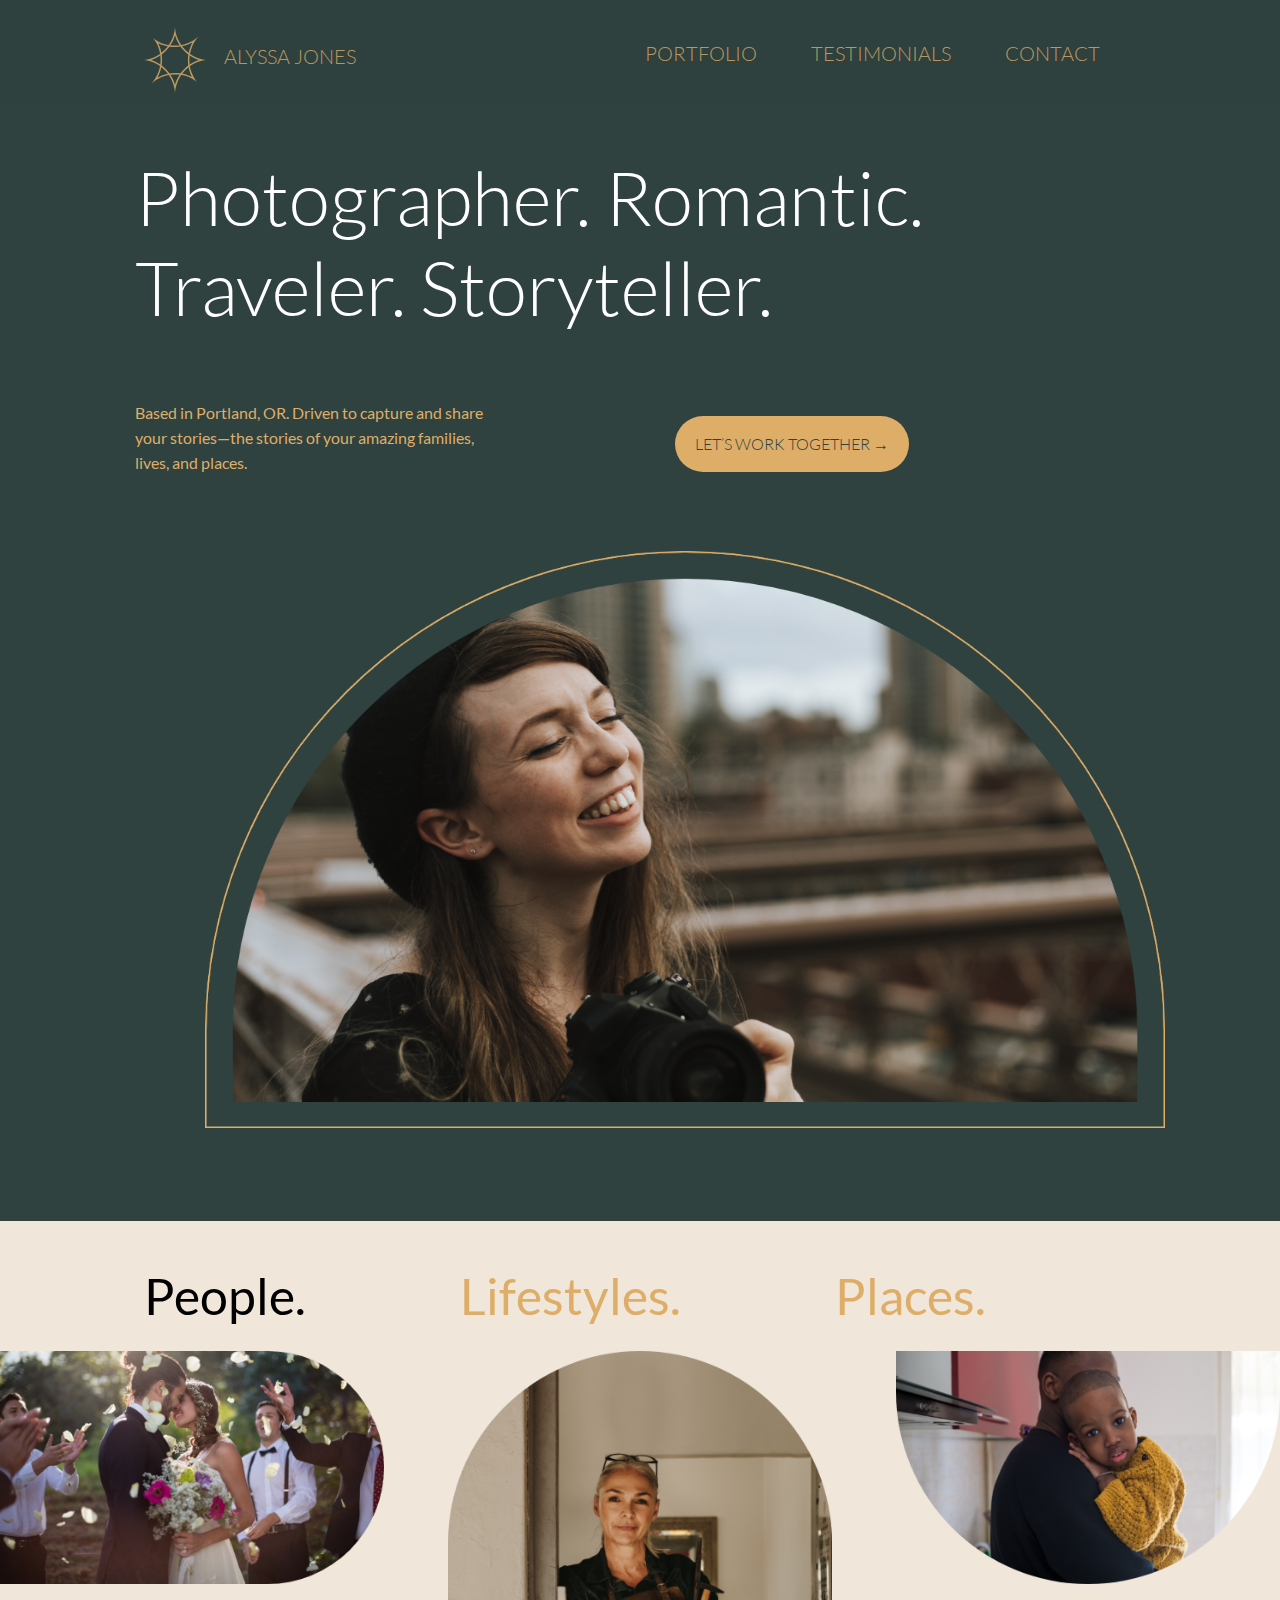
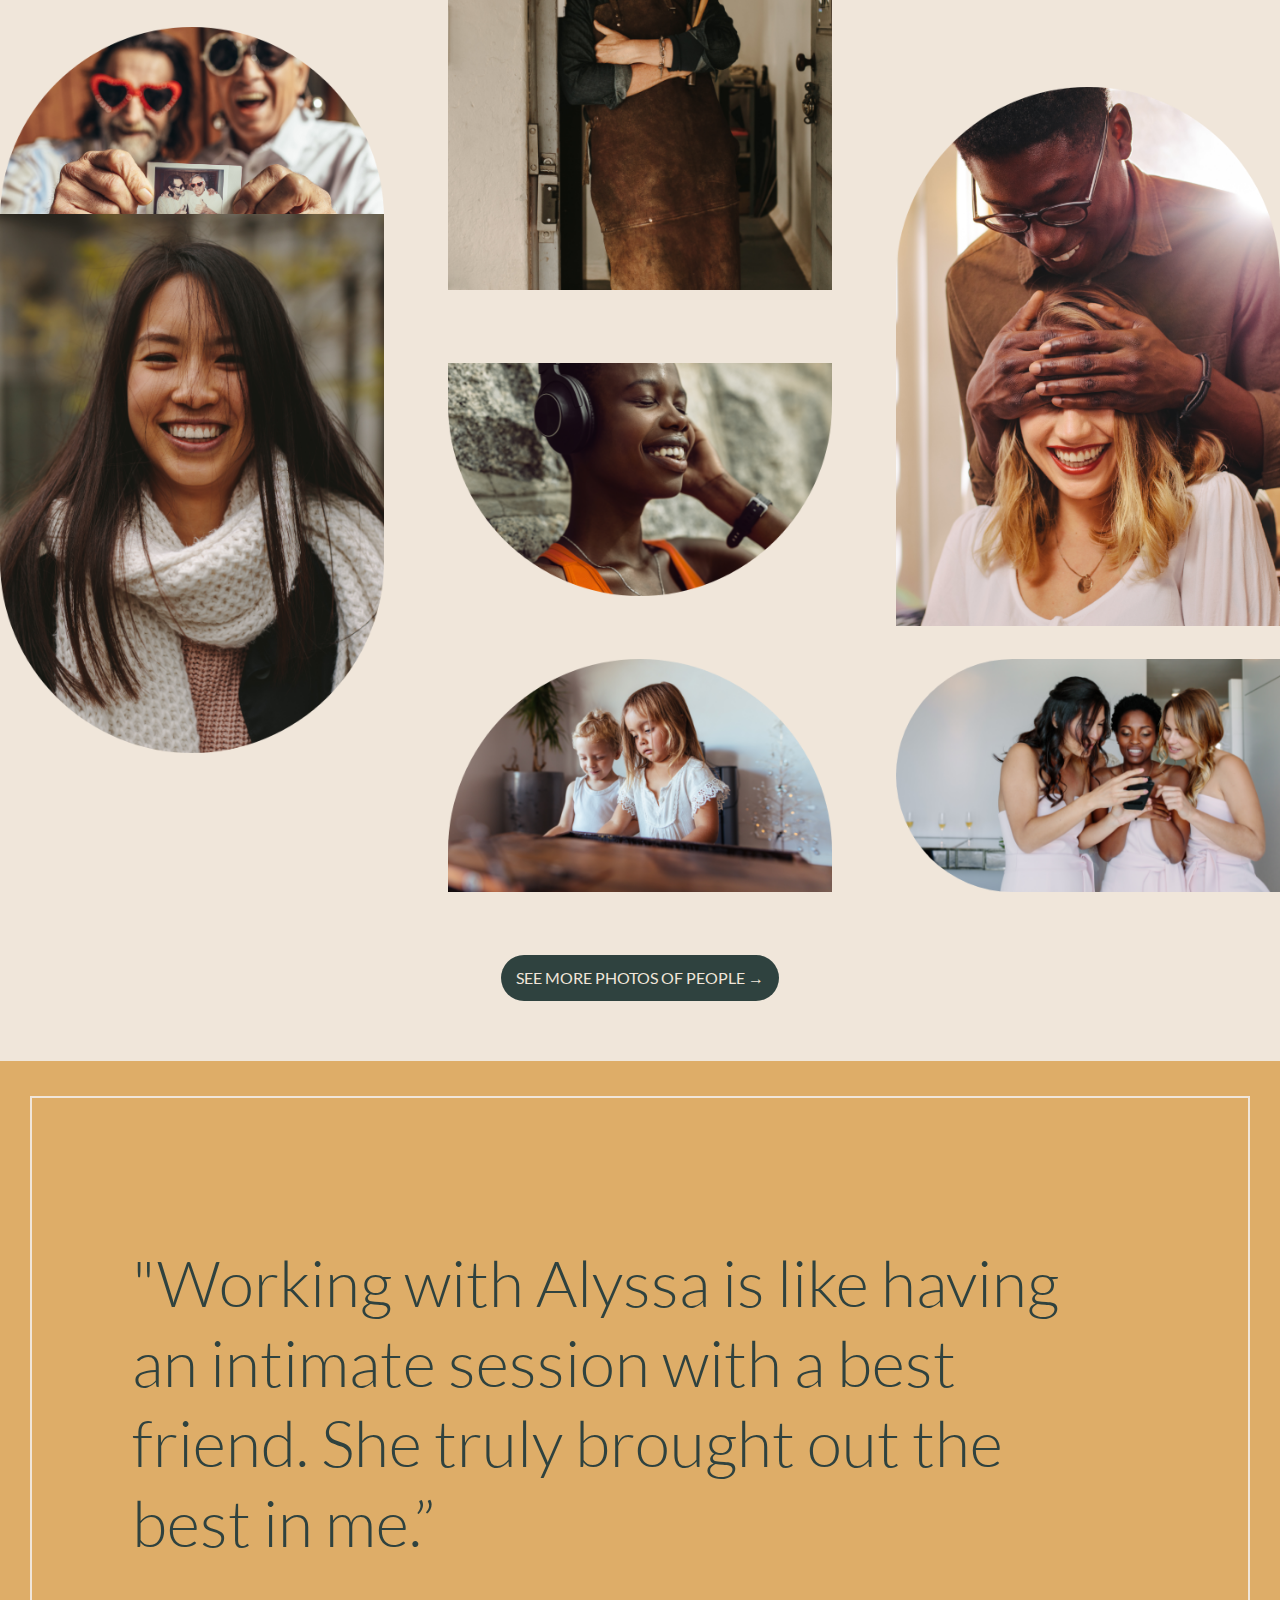
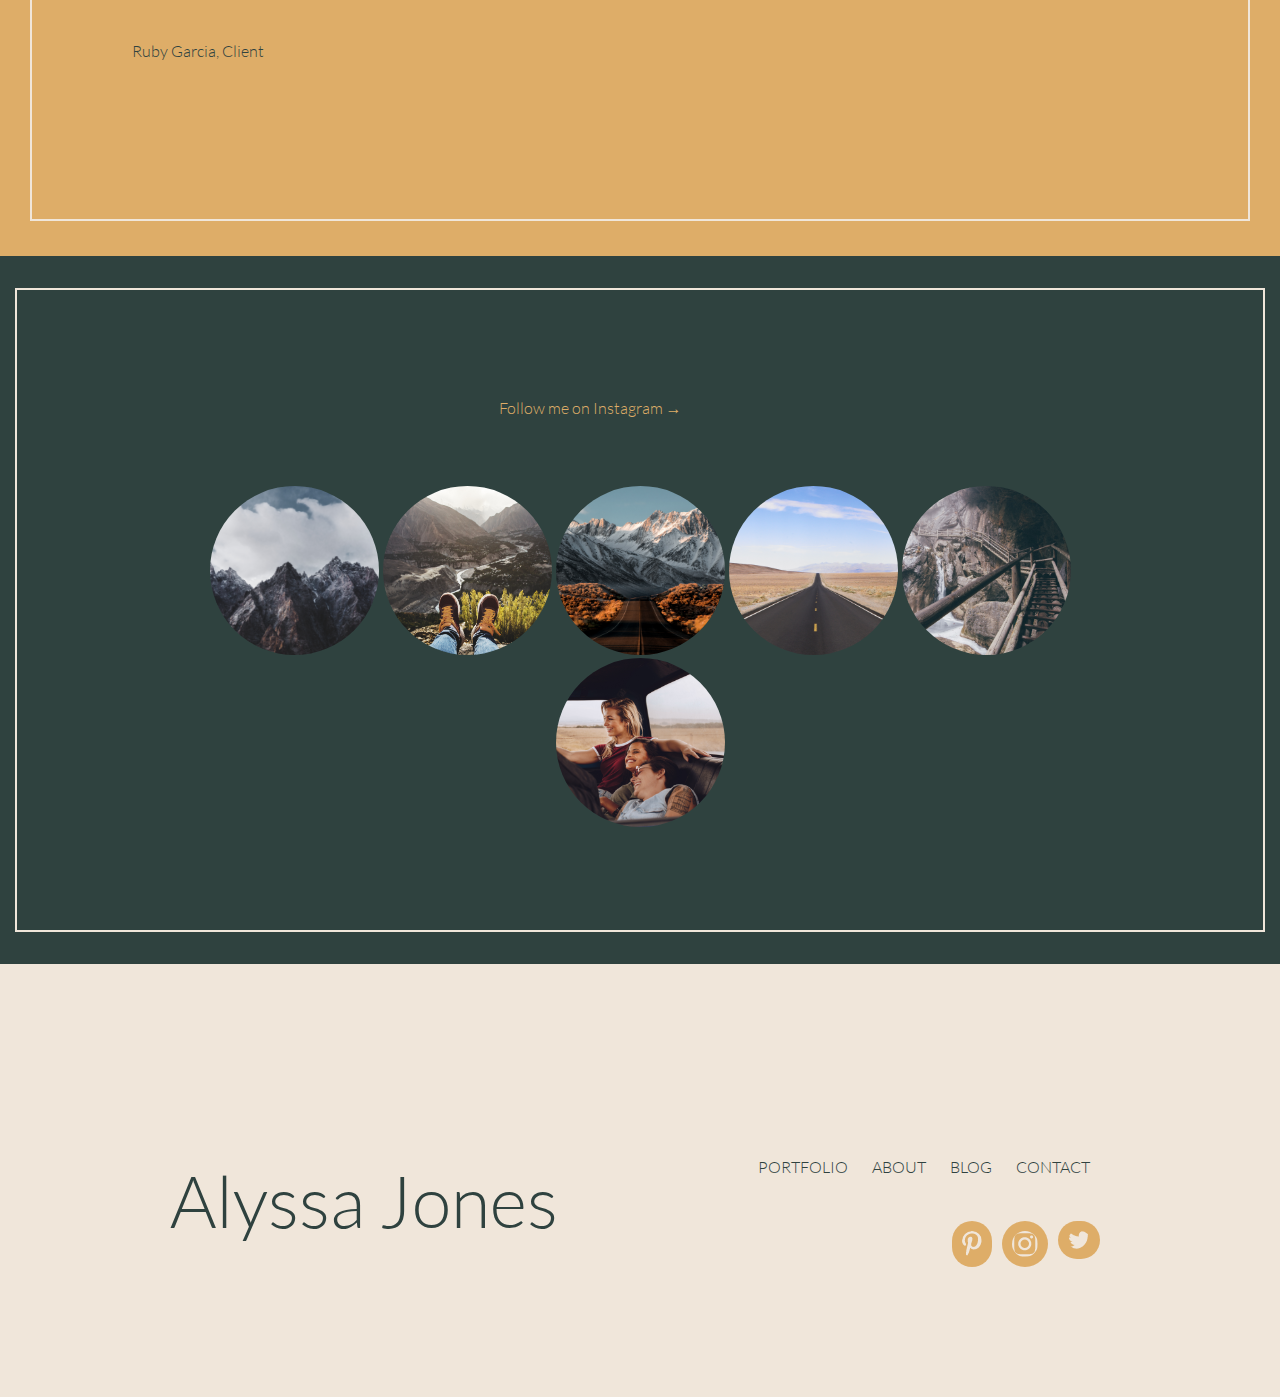
<file: index.html>
<!DOCTYPE html>
<html>
    <head>
       <meta charset="utf-8">
       <meta charset="UTF-8">
       <meta name="description" content="Free Web tutorials">
       <meta name="keywords" content="HTML, CSS, JavaScript">
       <meta name="author" content="John Doe">
       <meta name="viewport" content="width=device-width, initial-scale=1.0">
       <title>Home</title>
       <link rel="stylesheet" type="text/css" href="css/reset.css">
         <link rel="stylesheet" type="text/css" href="css/stylesheet.css">
       <link rel="stylesheet" type="text/css" href="css/style.css">
    </head>
    <body>
 
      <header class="header-flex">
         
      <div class="header-div">
         <img src="img/header-img.svg">
         <h4><a href="index.html">alyssa jones</a></h4>
      </div>
      <nav class="header-nav">
         <li><a href="#portfolio">PORTFOLIO</a></li>
         <li><a href="testimonials.html">TESTIMONIALS</a></li>
         <li><a href="#contact">CONTACT</a></li>
         
      </nav>
        
      </header>
      <main>
          <section class="section-1">
            <div class="s1div">
            <h1>Photographer. Romantic.<br><br> Traveler. Storyteller.</h1>
            <div class="banner-div">
            <p>Based in Portland, OR. Driven to capture and share<br> your stories—the stories of your amazing families,<br> lives, and places.</p>
            <h4 class="b-c"><a href="">Let’s work together →</a></h4>
            </div>
            </div>
        

         </section>
         <section class="main-section">
         <section class="section-2">
            <img src="img/photo-1.png" alt="banner">
            <div section2-div>
                
            </div>
         </section>
         <section class="main-section">
         <section class="section-3" id="portfolio" >
                <div class="s1-div">
                <h3>People.</h3>
                <h3><a href="">Lifestyles.</a></h3>
                <h3><a href="">Places.</a></h3>
                </div>
         
                     <article class="flex-article">
                     <div>
                       <img src="img/photo2.png">
                       <img class="ph-3" src="img/photo3.png">
                      </div> 
                      <div>
                       <img src="img/photo5.png">
                       <img class="ph-6" src="img/photo6.png">
                       </div>
                      <div>
                         <img src="img/photo8.png">
                         <img class="ph-9" src="img/photo9.png">
                      </div>
                     </article>
                     <article class="flex-article2">
                        <div>
                           <img class="ph-4" src="img/photo4.png">

                        </div>
                        <div>
                           <img class="ph-7-10" src="img/photo7.png">
                        </div>
                        <div>
                           <img class="ph-7-10" src="img/photo10.png">
                        </div>
                     </article>
                     <article class="text-article">
                        <h4><a href="">SEE MORE PHOTOS OF PEOPLE →</a></h4>
                     </article>
                     </section>
              </section>
              <section class="section-5">
               <div class="s5-div">
                 <p>"Working with Alyssa is like having<br> an intimate session with a best<br> friend. She truly brought out the<br> best in me.”</p>
                 <h5>Ruby Garcia, Client</h5>

               </div> 

               
              </section>
              <section class="section-6">
                <div class="br-d">
                 <h4><a href="">Follow me on Instagram →</a></h4>
                <div class="s6-div"> 
                 <img src="img/s6-1.png">
                 <img src="img/s6-2.png">
                 <img src="img/s6-3.png">
                 <img src="img/s6-4.png">
                 <img src="img/s6-5.png">
                 <img src="img/s6-6.png">
             </div>
              </div>
              </section>
             
      </main>
           <footer>
            <div class="footer-div" id="contact">
            <article class="footer-article1">
              <h2>Alyssa Jones</h2>
              </article>
              <article class="footer-article2">
               <div class="footer-articlediv">
                 <li><a href="#portfolio">PORTFOLIO</a></li>
                 <li><a href="">ABOUT</a></li>
                 <li><a href="">BLOG</a></li>
                 <li><a href="">CONTACT</a></li>
              </div>
                 <img src="img/twitter.png">
                 <img src="img/insta.png">
                 <img src="img/pinterest.png">
                 
              </article>
           </div>
           </footer>
    </body>
</html>
</file>
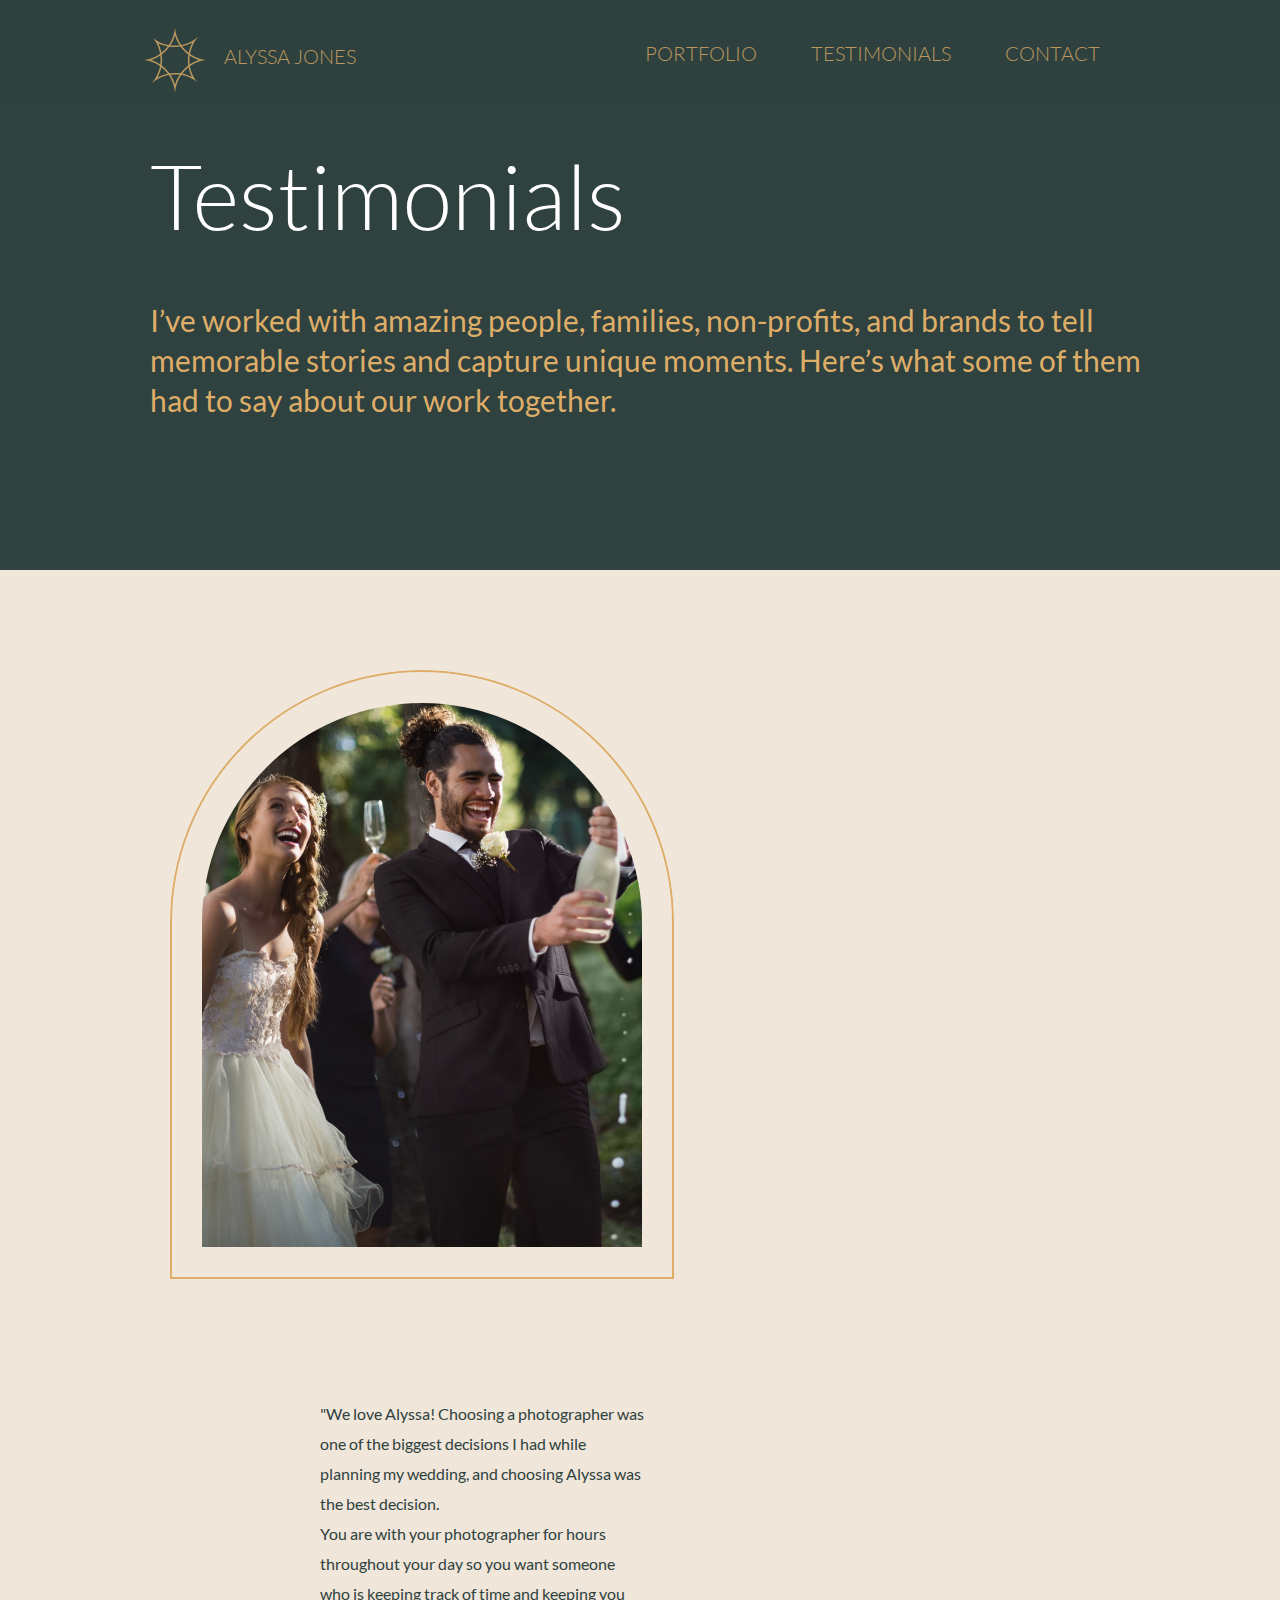
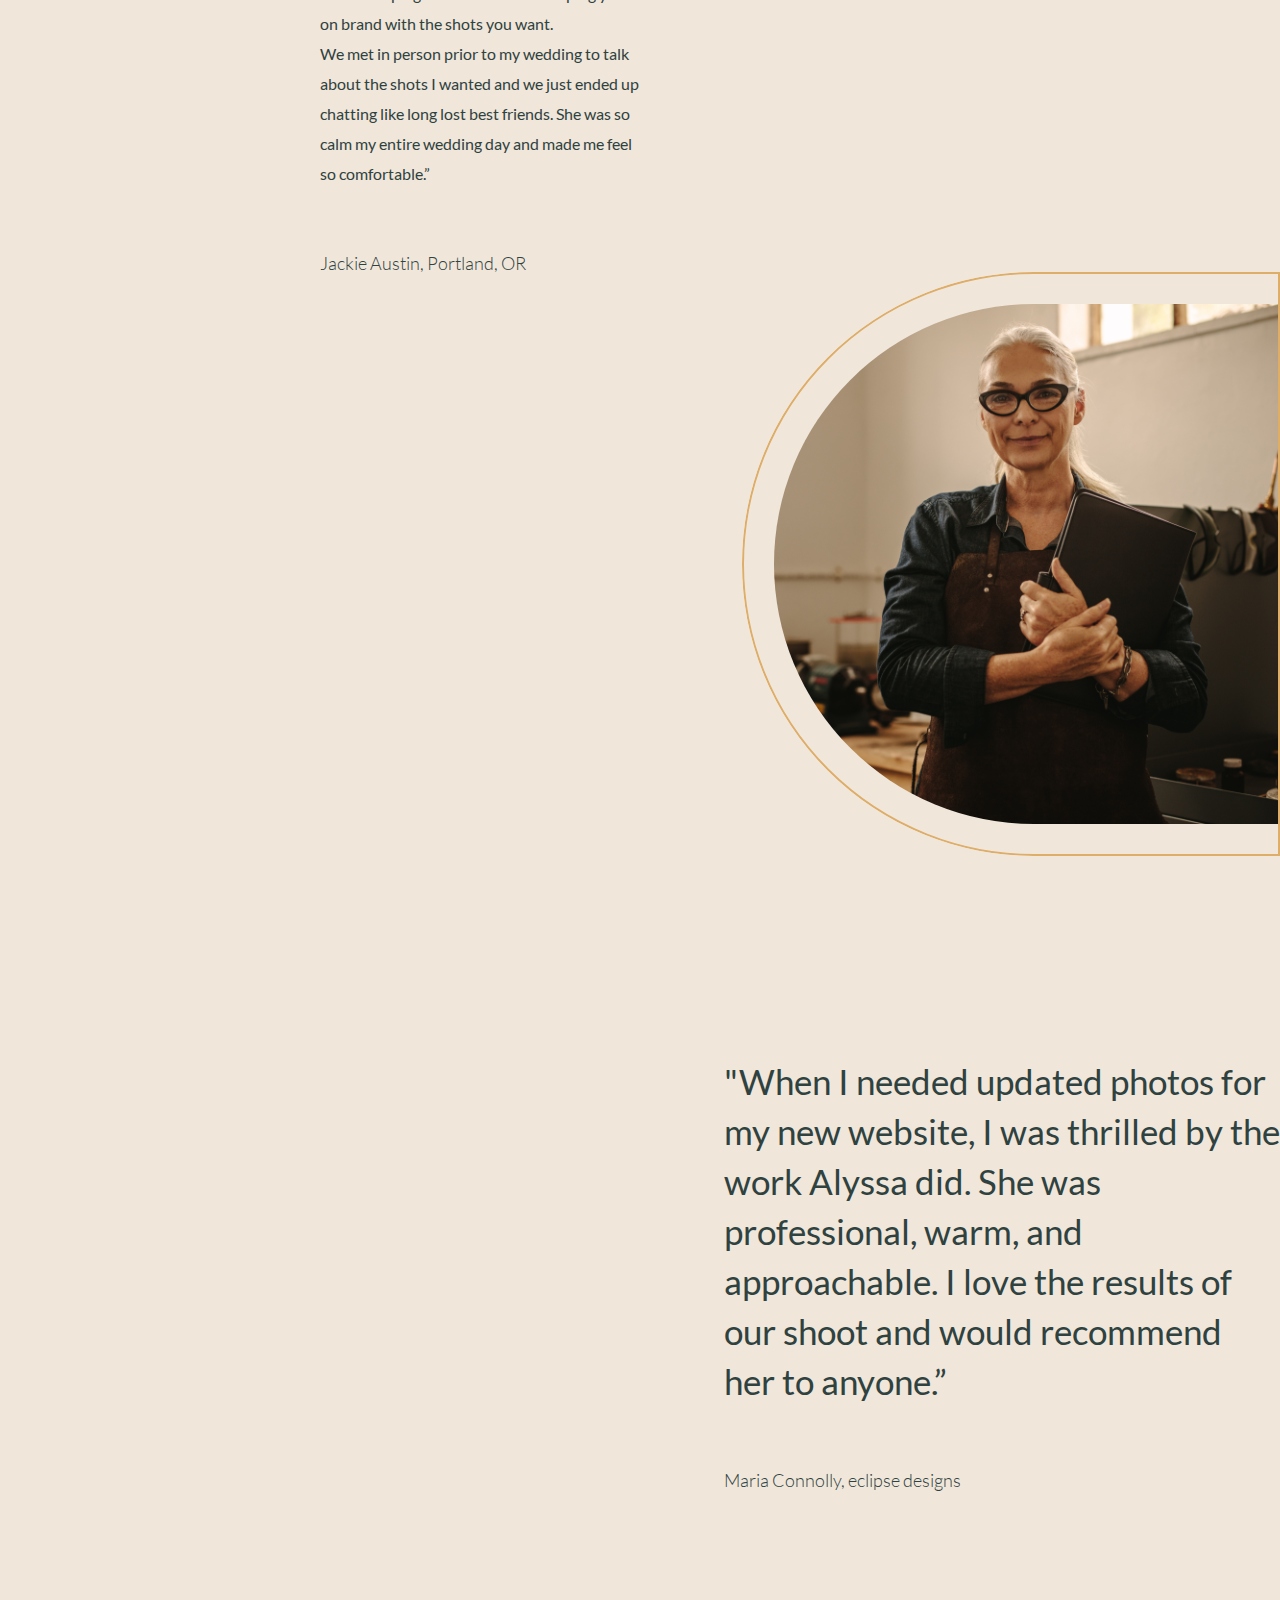
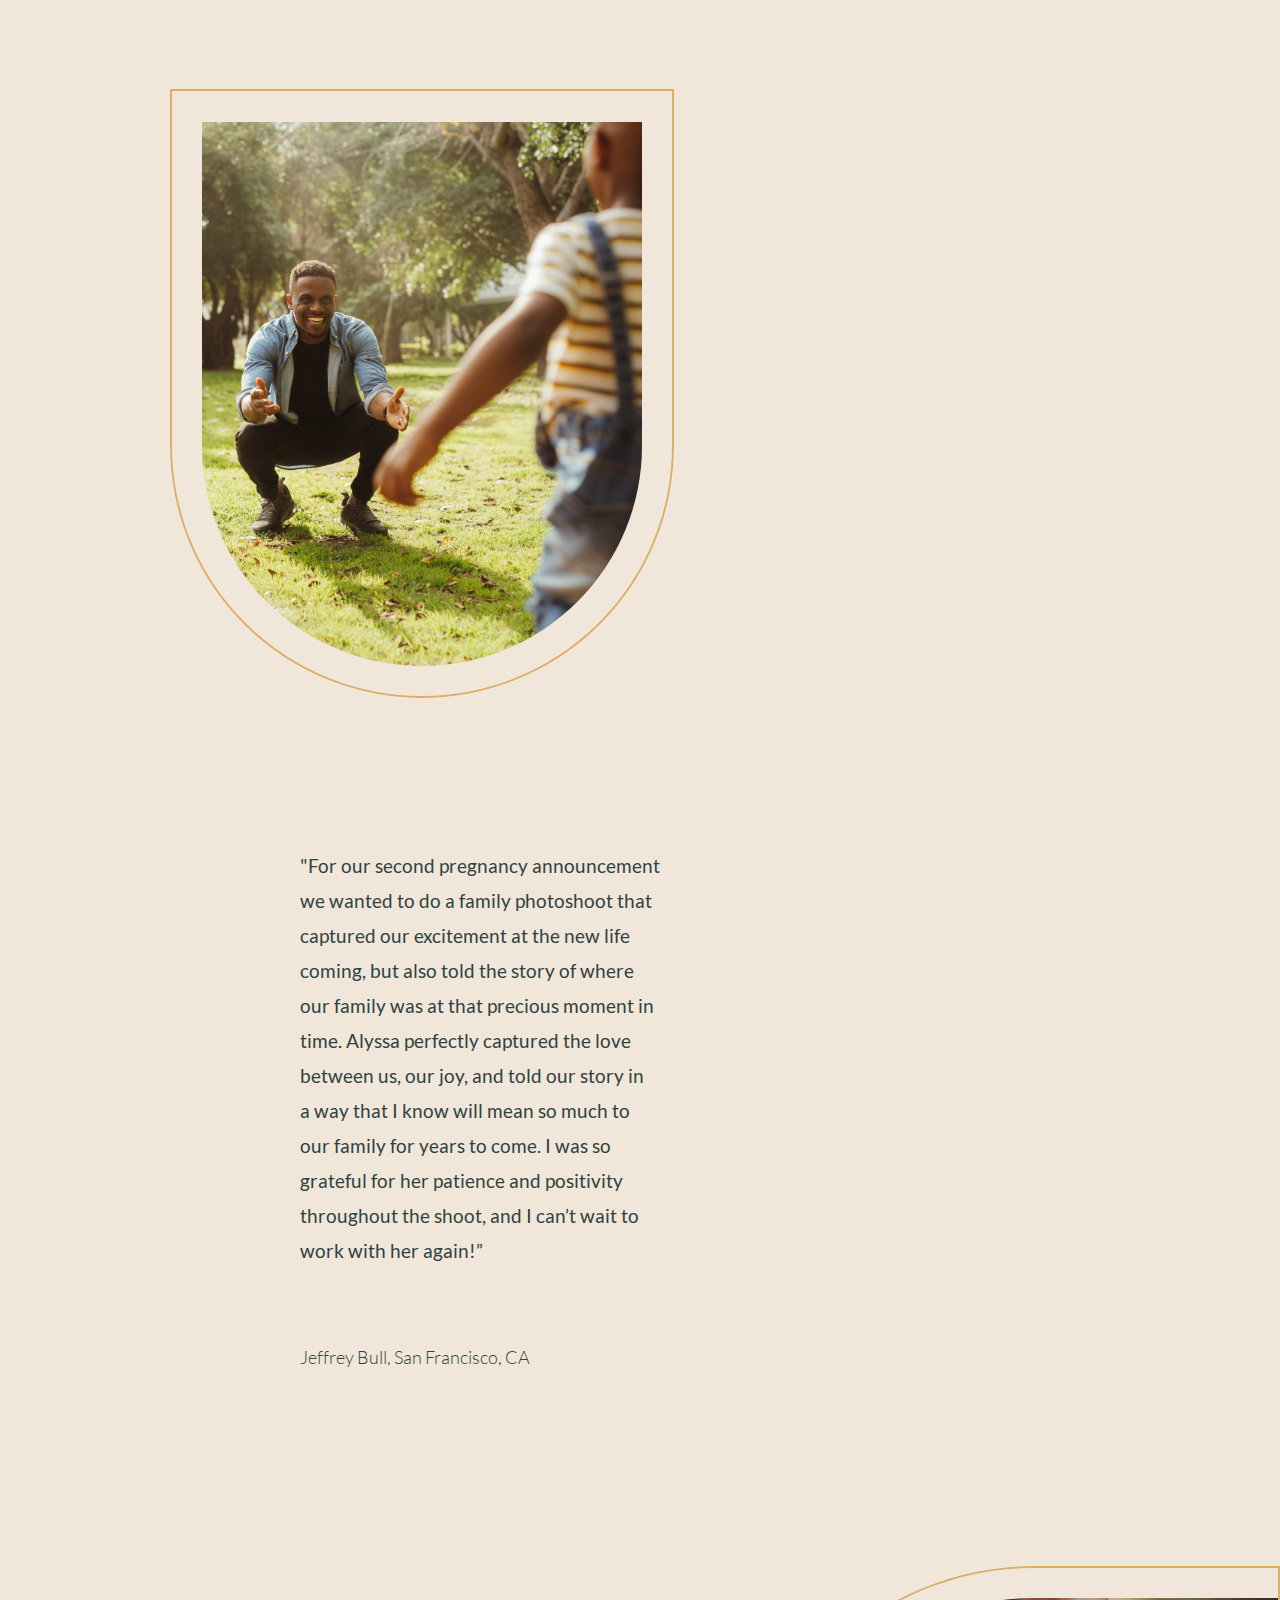
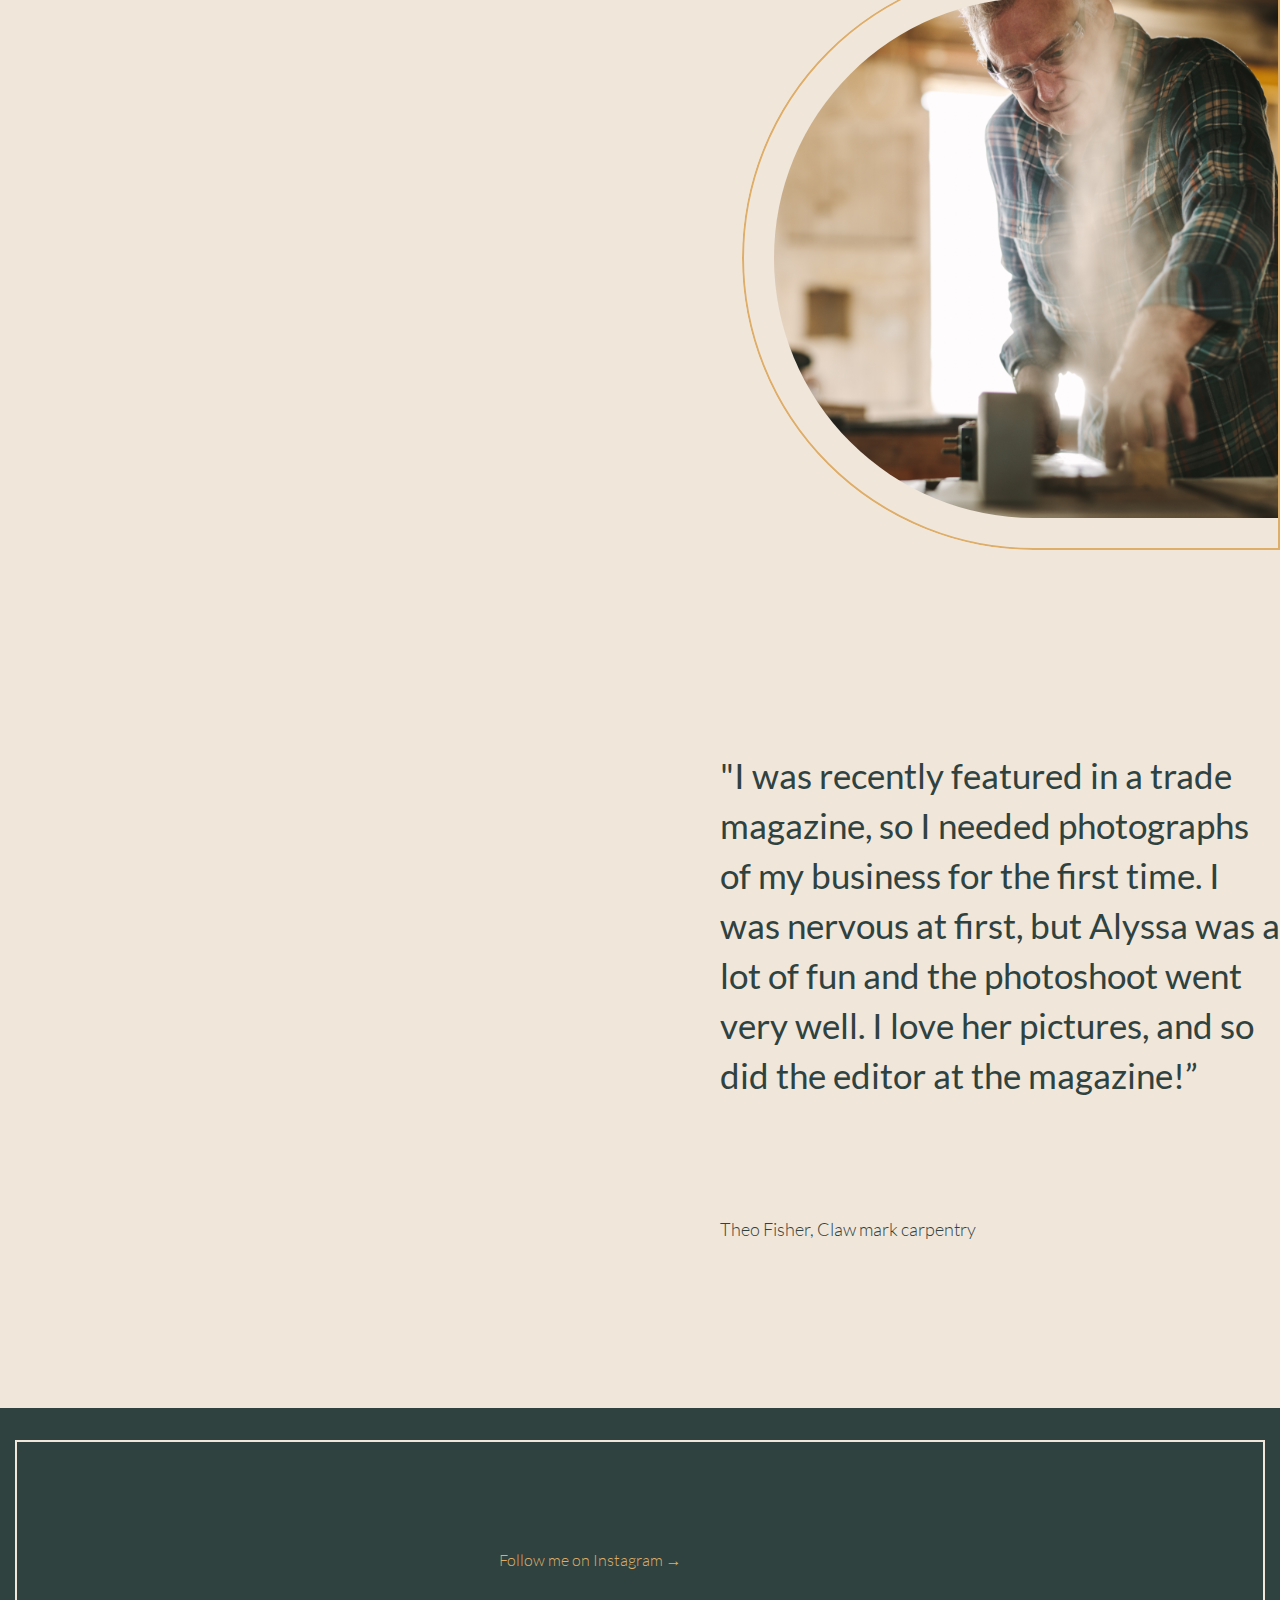
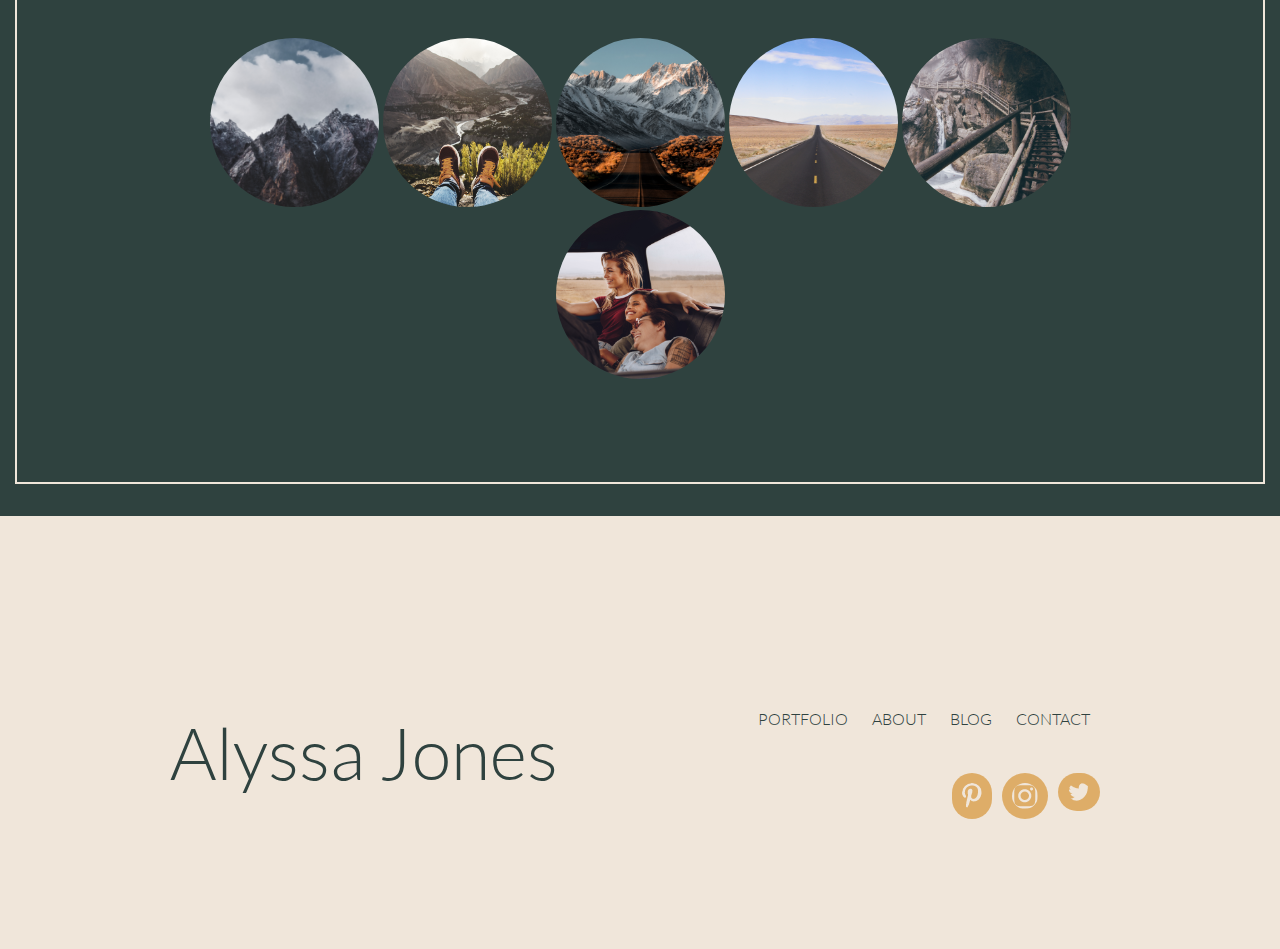
<file: testimonials.html>
<!DOCTYPE html>
<!DOCTYPE html>
<html>
<head>
	<meta charset="utf-8">
	<title>Testimonials</title>
	     <link rel="stylesheet" type="text/css" href="css/reset.css">
	      <link rel="stylesheet" type="text/css" href="css/stylesheet.css">
       <link rel="stylesheet" type="text/css" href="css/style.css">
</head>
<body>
	<header class="header-flex">
		<div class="header-div">
		<img src="img/header-img.svg">
         <h4><a href="index.html">Alyssa Jones</a></h4>
      </div>
      <nav class="header-nav">
         <li><a href="#portfolio">PORTFOLIO</a></li>
         <li><a href="">TESTIMONIALS</a></li>
         <li><a href="#contact">CONTACT</a></li>
      </nav>
      



	</header>
	<main>
		<section class="section-7">
			
             <h1>Testimonials</h1>
             <p>I’ve worked with amazing people, families, non-profits, and brands to tell<br> memorable stories and capture unique moments. Here’s what some of them<br> had to say about our work together.</p>

             



      </section>
      <section class="section-8" id="portfolio">
      	 <article class="article1">
      	 	 <img src="img/photo11.png">
      	 	 <div class="article-div1">
      	 	 <p>"We love Alyssa! Choosing a photographer was<br> one of the biggest decisions I had while<br> planning my wedding, and choosing Alyssa was<br> the best decision.<br> 

You are with your photographer for hours<br>
 throughout your day so you want someone<br> who is keeping track of time and keeping you<br> on brand with the shots you want.<br> 

We met in person prior to my wedding to talk<br> about the shots I wanted and we just ended up<br> chatting like long lost best friends. She was so<br> calm my entire wedding day and made me feel<br> so comfortable.”</p>
            <h5>Jackie Austin, Portland, OR</h5>
            </div>
             
      	 </article>
      	 <article class="article2">
      	 	 <img src="img/photo12.png">
      	 	 <div class="article-div2">
      	 	 <p>"When I needed updated photos for<br> my new website, I was thrilled by the<br> work Alyssa did. She was<br> professional, warm, and<br> approachable. I love the results of<br> our shoot and would recommend<br> her to anyone.”</p>
             <h5>Maria Connolly, eclipse designs</h5>
      	 	 </div>
      	 </article>
      	 <article class="article3">
      	 	<img src="img/photo13.png">
      	 	<div class="article-div3">
      	 	<p>"For our second pregnancy announcement<br> we wanted to do a family photoshoot that<br> captured our excitement at the new life<br> coming, but also told the story of where<br> our family was at that precious moment in<br> time. Alyssa perfectly captured the love<br> between us, our joy, and told our story in<br> a way that I know will mean so much to<br> our family for years to come. I was so<br> grateful for her patience and positivity<br> throughout the shoot, and I can’t wait to<br> work with her again!”</p>
            <h5>Jeffrey Bull, San Francisco, CA</h5>
      	 	</div>
      	 </article>
      	 <article class="article4">
      	 	<img src="img/photo14.png">
      	 	<div class="article-div4">
      	 	<p>"I was recently featured in a trade<br> magazine, so I needed photographs<br> of my business for the first time. I<br> was nervous at first, but Alyssa was a<br> lot of fun and the photoshoot went<br> very well. I love her pictures, and so<br> did the editor at the magazine!”</p>
            <h5>Theo Fisher, Claw mark carpentry</h5>
      	 </div>
      	 	
      	 </article>
      	


      </section>
      <section class="section-6">
                <div class="br-d">
                 <h4><a href="">Follow me on Instagram →</a></h4>
                <div class="s6-div"> 
                 <img src="img/s6-1.png">
                 <img src="img/s6-2.png">
                 <img src="img/s6-3.png">
                 <img src="img/s6-4.png">
                 <img src="img/s6-5.png">
                 <img src="img/s6-6.png">
             </div>
              </div>
              </section>



	</main>
	    <footer>
            <div class="footer-div" id="contact">
            <article class="footer-article1">
              <h2>Alyssa Jones</h2>
              </article>
              <article class="footer-article2">
               <div class="footer-articlediv">
                 <li><a href="#portfolio">PORTFOLIO</a></li>
                 <li><a href="">ABOUT</a></li>
                 <li><a href="">BLOG</a></li>
                 <li><a href="#contact">CONTACT</a></li>
              </div>
              
                 <img src="img/twitter.png">
                 <img src="img/insta.png">
                 <img src="img/pinterest.png">
              </article>
           </div>
           </footer>
</body>
</html>
</file>
<file: css/stylesheet.css>
@font-face {
    font-family: 'Lato';
    src: url('Lato-Black.eot');
    src: url('Lato-Black.eot?#iefix') format('embedded-opentype'),
        url('Lato-Black.woff2') format('woff2'),
        url('Lato-Black.woff') format('woff'),
        url('Lato-Black.ttf') format('truetype');
    font-weight: 900;
    font-style: normal;
    font-display: swap;
}

@font-face {
    font-family: 'bold';
    src: url('../font/Lato-Bold.eot');
    src: url('../font/Lato-Bold.eot?#iefix') format('embedded-opentype'),
        url('../font/Lato-Bold.woff2') format('woff2'),
        url('../font/Lato-Bold.woff') format('woff'),
        url('../font/Lato-Bold.ttf') format('truetype');
    font-weight: bold;
    font-style: normal;
    font-display: swap;
}

@font-face {
    font-family: 'regular';
    src: url('../font/Lato-Regular.eot');
    src: url('../font/Lato-Regular.eot?#iefix') format('embedded-opentype'),
        url('../font/Lato-Regular.woff2') format('woff2'),
        url('../font/Lato-Regular.woff') format('woff'),
        url('../font/Lato-Regular.ttf') format('truetype');
    font-weight: normal;
    font-style: normal;
    font-display: swap;
}

@font-face {
    font-family: 'Lato Hairline';
    src: url('Lato-HairlineItalic.eot');
    src: url('Lato-HairlineItalic.eot?#iefix') format('embedded-opentype'),
        url('Lato-HairlineItalic.woff2') format('woff2'),
        url('Lato-HairlineItalic.woff') format('woff'),
        url('Lato-HairlineItalic.ttf') format('truetype');
    font-weight: 300;
    font-style: italic;
    font-display: swap;
}

@font-face {
    font-family: 'Lato';
    src: url('Lato-BlackItalic.eot');
    src: url('Lato-BlackItalic.eot?#iefix') format('embedded-opentype'),
        url('Lato-BlackItalic.woff2') format('woff2'),
        url('Lato-BlackItalic.woff') format('woff'),
        url('Lato-BlackItalic.ttf') format('truetype');
    font-weight: 900;
    font-style: italic;
    font-display: swap;
}

@font-face {
    font-family: 'Lato';
    src: url('Lato-LightItalic.eot');
    src: url('Lato-LightItalic.eot?#iefix') format('embedded-opentype'),
        url('Lato-LightItalic.woff2') format('woff2'),
        url('Lato-LightItalic.woff') format('woff'),
        url('Lato-LightItalic.ttf') format('truetype');
    font-weight: 300;
    font-style: italic;
    font-display: swap;
}

@font-face {
    font-family: 'Hairline';
    src: url('../Lato-Hairline.eot');
    src: url('../Lato-Hairline.eot?#iefix') format('embedded-opentype'),
        url('../Lato-Hairline.woff2') format('woff2'),
        url('../Lato-Hairline.woff') format('woff'),
        url('../Lato-Hairline.ttf') format('truetype');
    font-weight: 300;
    font-style: normal;
    font-display: swap;
}

@font-face {
    font-family: 'Lato';
    src: url('Lato-Italic.eot');
    src: url('Lato-Italic.eot?#iefix') format('embedded-opentype'),
        url('Lato-Italic.woff2') format('woff2'),
        url('Lato-Italic.woff') format('woff'),
        url('Lato-Italic.ttf') format('truetype');
    font-weight: normal;
    font-style: italic;
    font-display: swap;
}

@font-face {
    font-family: 'Lato';
    src: url('Lato-BoldItalic.eot');
    src: url('Lato-BoldItalic.eot?#iefix') format('embedded-opentype'),
        url('Lato-BoldItalic.woff2') format('woff2'),
        url('Lato-BoldItalic.woff') format('woff'),
        url('Lato-BoldItalic.ttf') format('truetype');
    font-weight: bold;
    font-style: italic;
    font-display: swap;
}

@font-face {
    font-family: 'light';
    src: url('../font/Lato-Light.eot');
    src: url('../font/Lato-Light.eot?#iefix') format('embedded-opentype'),
        url('../font/Lato-Light.woff2') format('woff2'),
        url('../font/Lato-Light.woff') format('woff'),
        url('../font/Lato-Light.ttf') format('truetype');
    font-weight: 300;
    font-style: normal;
    font-display: swap;
}
</file>
<file: css/style.css>
html {
  scroll-behavior: smooth; }

header{
	background-color: #2F423F;
	opacity: 0.8;
    position: fixed;
    width: 100%;
    z-index: 11;

}

.header-div{
	margin-left: 130px;
	margin-top: 15px;

}
.header-div h4 {
	display:inline-block;
	text-transform: uppercase;
	font-size: 20px;


}
.header-div h4 :hover{
	color: white;
	transition: 0.5s;

}
.header-div h4 a{
	color: #DEAD68;
    font-family: "light";
}

.header-div img{
	vertical-align: middle;

}
.header-nav{
	margin-right: 130px;
	margin-top: 5px;


}
.header-nav li{
	font-family: "light";
	font-size: 20px;

}
.header-nav li :hover{
	color: white;
	transition: 0.5s;
	

}
.header-nav li a :hover{
	color: white;
	transition: 0.5s;
} 


.header-flex{
    display:flex;
	justify-content:space-between;
	flex-wrap:wrap;
}
.header-nav li{
	display: inline-block;
	margin-right: 50px;
	margin-top:38px;
	
    

}
.header-nav li a{
	color:#DEAD68;
	

}
.section-1{
	background-color: #2F423F;
	padding-top: 85px;
}
}
.section-1{
	margin-left: 135px;
	
}
.section-1 h1{
	color: white;
	font-size:75px;
	margin-top:90px;
	line-height: 45px;
	font-family: "light";

}
.section-1 p{
	color: #DEAD68;
	margin-top:90px;
	font-family: "regular";
	line-height: 25px;
	font-weight: lighter;
	

} 
.b-c {
    
	background-color:#DEAD68;
	margin-top: 80px;
	padding:20px;
	display: inline-block;
    border-radius: 45px;
   

}
.b-c a{
	color:#2F423F;

}
.b-c  :hover{
	color: #F0E6DA;
	transition: 0.5s;
}

.banner-div{
	vertical-align: middle;
}

.banner-div h4{
	margin-left: 540px;
	vertical-align: middle;
	margin-top: -80px;
	text-transform: uppercase;
	font-family: light;
	display: inline-block;
	vertical-align: middle;
	


}
.s1div{
	margin-left: 135px;
}
.s1div h3{
	line-height: 20px;

}

.section-2 img{
	
	margin-top: 60px;
	width: 75%;
	margin-left: 205px;
	margin-bottom: 90px;



	
}
.section-2{
	background-color: #2F423F;

}

.section-3 h3 a{
	color:#DEAD68 ;
	font-size: 50px;
	

}
.section-3 h3{
	color: black;
	font-size: 50px;
	display: inline-block;
	margin-right: 150px;
	font-family: regular;

}
.s1-div{
	margin-top: 50px;
	text-align: center;
    
}

.flex-article{
	display: flex;
	justify-content: space-between;
	margin-top: 30px;
	
}
.flex-article div{
	width: 30%;
}
.flex-article div img{
	width: 100%;
}

.flex-article2{
	display: flex;
    justify-content: space-between;
}
.flex-article2 div{
	width: 30%;
}
.flex-article2 div img{
	width: 100%;
}
.ph-3{
	margin-top: 40px;
}
.ph-4{
	margin-top: -415px;
}
.ph-6{
	margin-top: 70px;
}
.ph-9{
	margin-top: 100px;
}
.ph-7-10{
	margin-top: 30px;
}
.text-article{
	margin-top: 60px;
	margin-bottom: 60px;
	text-align: center;
}
.text-article h4{
	display: inline-block;
	
	background-color:#2F423F ;
	padding: 15px;
	border-radius: 45px;
	font-family: "regular";
	

}
.text-article h4 a{
	color: #F0E6DA;
}
.text-article h4 :hover{
    color: #DEAD68;
    transition: 0.5s;
}
.main-section{
	background-color:#F0E6DA ;
}
.section-5 p{
      font-size: 64px;
      color: #2F423F;
      font-family: "light";
      line-height: 80px;

}
.section-5 h5{
	color: #2F423F;
	margin-top: 80px;
	font-family: "light";
}
.section-5{
	background-color: #DEAD68;
	padding-top: 35px;
	padding-bottom: 35px;
	padding-left: 30px;
	padding-right: 30px;

}
.s5-div{
	border: 2px solid #F0E6DA;
	padding-top: 145px;
	padding-left: 100px;
	padding-right: 100px;
	padding-bottom: 160px;
	


}
.section-6 a{
	color: #DEAD68;
	margin-left: -100px;

}
.section-6 h4{
	text-align: center;
	margin-bottom: 70px;
	font-family: "light";
		

}
.s6-div{
	text-align: center;
	

	
}
.br-d{
	
	padding-top: 110px;
	padding-left: 135px;
	padding-right: 135px;
	padding-bottom: 100px;

	border: 2px solid #F0E6DA;
}
.section-6{
	background-color: #2F423F;
	padding-top: 32px;
	padding-bottom: 32px;
	padding-left: 15px;
	padding-right: 15px;


}
.footer-div{
	display:flex;
	justify-content:space-between;
	flex-wrap:wrap;
}
.footer-article1{
	margin-left: 170px;
	margin-top: 200px;
	margin-bottom: 150px;
}
.footer-article1 h2{
	color: #2F423F;
	font-size: 72px;
	font-family: "light";
}
.footer-article2{
	margin-right: 170px;
	margin-top: 195px;
	margin-bottom: 130px;

}
.footer-article2 a{
	color: #2F423F;
	margin-right: 20px;
	font-family: "light";

}
footer{
	background-color: #F0E6DA;
}
.footer-article2 img{
	background-color: #DEAD68;
	border-radius: 25px;
	padding: 10px;
	vertical-align: middle;
	margin-top: 45px;
	margin-right: 10px;
	float: right;

}
.footer-articlediv li :hover{
	color: #DEAD68;
	transition: 0.5s;
}
.section-7{
	background-color:#2F423F ;
	padding-bottom: 150px;
	padding-left: 150px;
	padding-top: 150px;
}
.section-7 h1{
	color: white;
	font-size: 90px;
	margin-bottom: 60px;
	font-family: "light";

}
.section-7 p{
	font-size: 30px;
	color: #DEAD68;
	font-family: "regular";
	line-height: 40px;
}
.section-8{
	background-color: #F0E6DA;
	padding-top: 100px;
	padding-left: 170px;
	padding-bottom: 170px;
}
.article1{
	display:flex;
	justify-content:space-between;
	flex-wrap:wrap;

	
}
.article2{
	display:flex;
	justify-content:space-between;
	flex-wrap:wrap;
	flex-direction: row-reverse;
}
.article3{
	display:flex;
	justify-content:space-between;
	flex-wrap:wrap;
	margin-top: 200px;
	
}
.article4{
	display:flex;
	justify-content:space-between;
	flex-wrap:wrap;
	flex-direction: row-reverse;
	margin-top: 200px;
}
.article1 p{
	display: inline-block;
	font-family: "regular";
     
}
.article2 p{
	display: inline-block;
	font-family: "regular";
    
}
.article3 p{
	display: inline-block;
	font-family: "regular";
    
}
.article4 p{
	display: inline-block;
	font-family: "regular";
    
}
.article-div1{
	margin-left: 150px;
	margin-top: 120px;
	margin-right: 170px;
	
}
.article-div2{
    margin-left: 120px;
    margin-top: 200px;
   
}
.article-div3{
    margin-left: 130px;
    margin-top: 150px;
    margin-right: 220px;
    
}
.article-div4{
    margin-top: 200px;
    margin-left: 120px;
}
.article-div1 p{
	font-size: 16px;
	color: #2F423F;
	line-height: 30px;
	
}
.article-div2 p{
     font-size: 35px;
    color: #2F423F;
    line-height: 50px;
}
.article-div3 p{
     font-size: 19px;
     color: #2F423F;
     line-height: 35px;
}
.article-div4 p{
    font-size: 35px;
    color: #2F423F;
    line-height: 50px;
}
.footer-articlediv li{
	display: inline-block;
}
.article-div1 h5{
	font-size: 18px;
	color: #2F423F;
	margin-top: 65px;
	font-family: "light";
	
}
.article-div2 h5{
	font-size: 18px;
	color: #2F423F;
	margin-top: 65px;
	font-family: "light";
	
}
.article-div3 h5{
	font-size: 18px;
	color: #2F423F;
	margin-top: 80px;
	font-family: "light";
}
.article-div4 h5{
	font-size: 18px;
	color: #2F423F;
	margin-top: 120px;
	font-family: "light";
	
}
</file>
